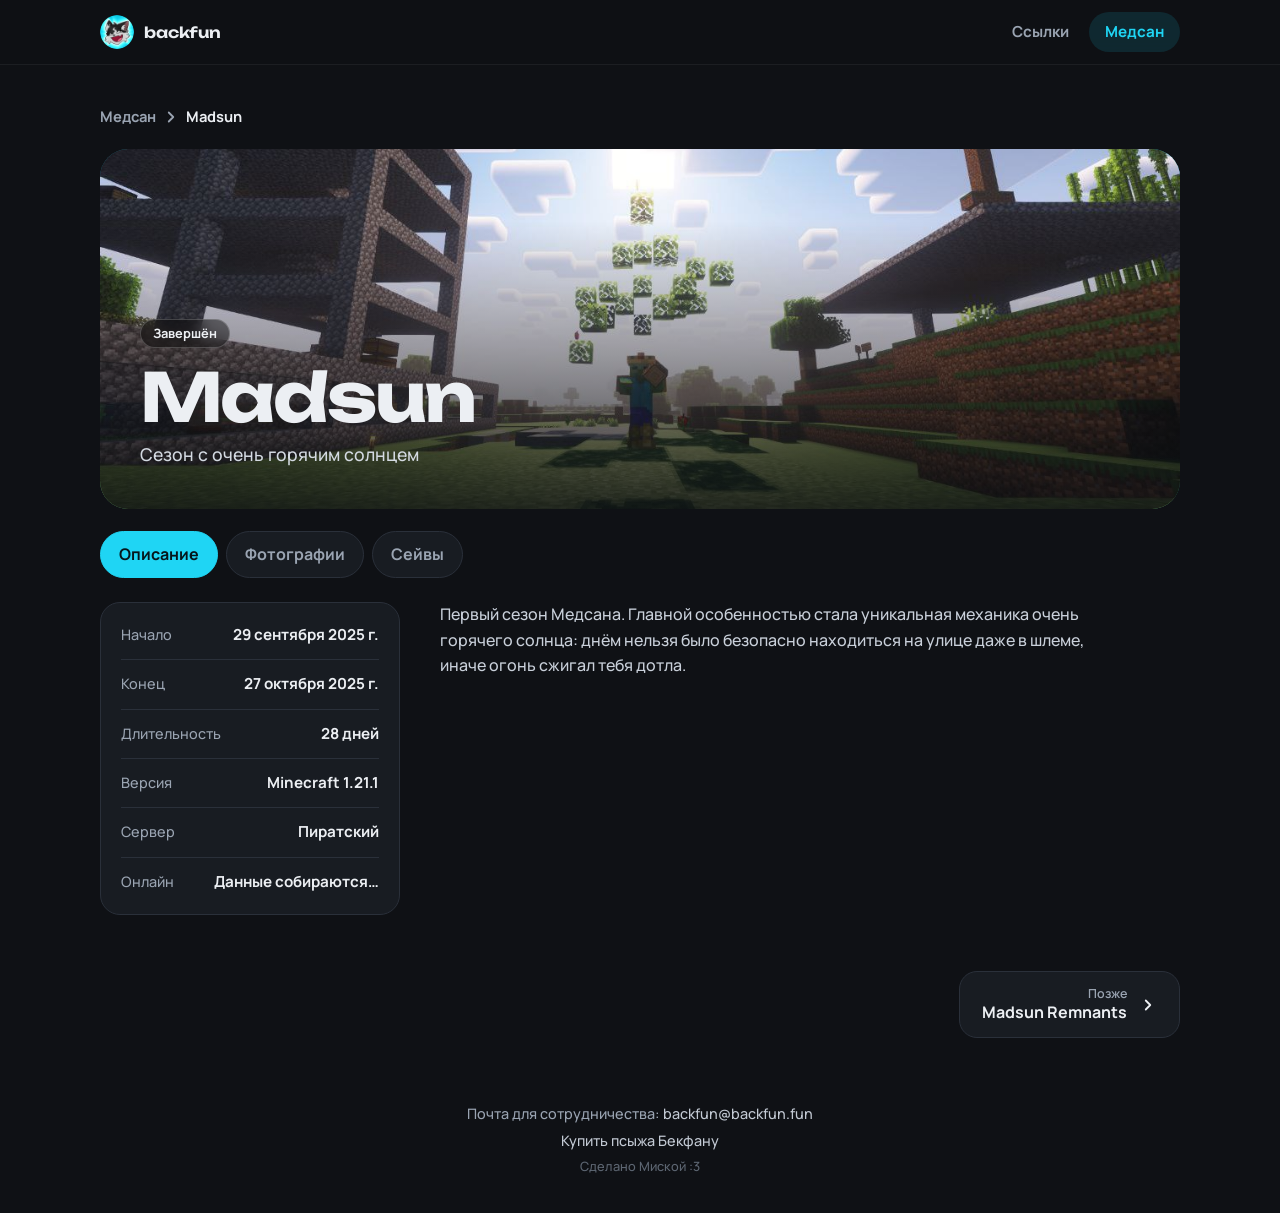
<file: madsun/1/index.html>
<!DOCTYPE html><html lang="ru"><head>
<meta charset="utf-8">
<meta name="viewport" content="width=device-width, initial-scale=1">
<title>Madsun — Медсан — backfun</title>
<meta name="description" content="Сезон 1 сервера Медсан: как прошёл, кто играл, фото и скачивание мира.">
<meta property="og:type" content="website">
<meta property="og:title" content="Madsun — Медсан — backfun">
<meta property="og:description" content="Сезон 1 сервера Медсан: как прошёл, кто играл, фото и скачивание мира.">
<meta property="og:image" content="https://backfun.fun/images/avatar.png">
<meta name="theme-color" content="#0f1115">
<link rel="icon" type="image/png" href="/images/avatar.png">
<link rel="preconnect" href="https://fonts.googleapis.com">
<link rel="preconnect" href="https://fonts.gstatic.com" crossorigin>
<link href="https://fonts.googleapis.com/css2?family=Manrope:wght@500;600;700&family=Unbounded:wght@500;600;700&display=swap" rel="stylesheet">
<link rel="stylesheet" href="/css/site.css?v=8">
</head>
<body data-page="madsun" data-season="1">
<header id="site-header"></header>
<main class="wrap page" id="season"></main>
<footer id="site-footer"></footer>
<script src="/js/data.js"></script>
<script src="/js/common.js"></script>
<script src="/js/season.js?v=8"></script>
</body></html>
</file>
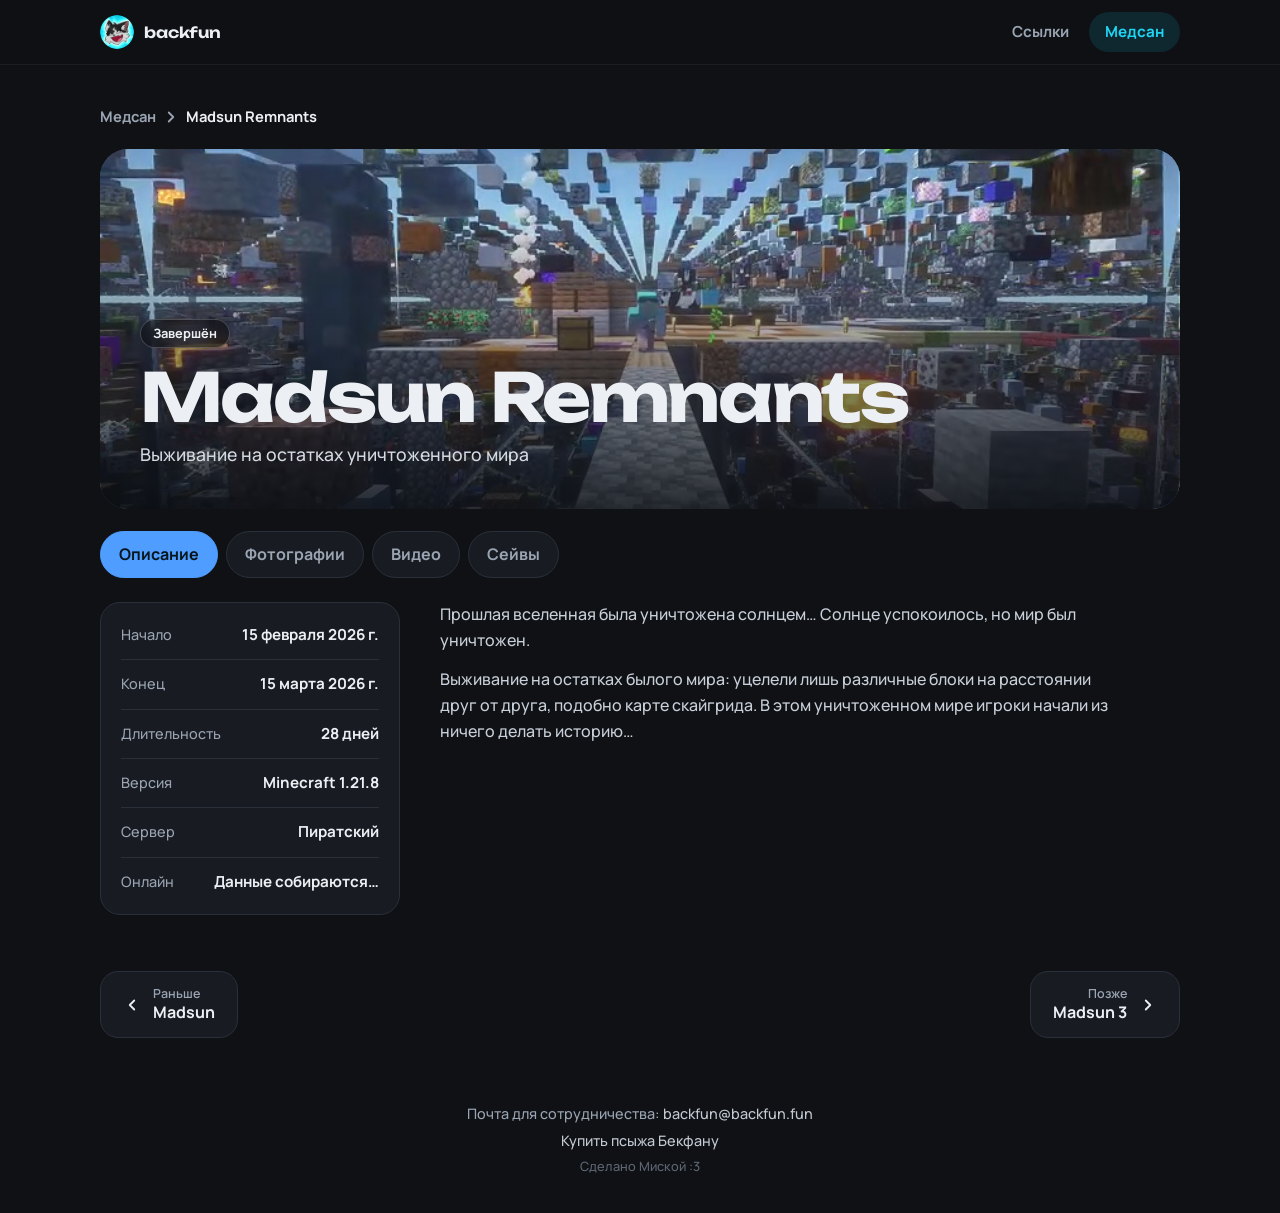
<file: madsun/2/index.html>
<!DOCTYPE html><html lang="ru"><head>
<meta charset="utf-8">
<meta name="viewport" content="width=device-width, initial-scale=1">
<title>Сезон 2 — Медсан — backfun</title>
<meta name="description" content="Сезон 2 сервера Медсан: как прошёл, кто играл, фото и скачивание мира.">
<meta property="og:type" content="website">
<meta property="og:title" content="Сезон 2 — Медсан — backfun">
<meta property="og:description" content="Сезон 2 сервера Медсан: как прошёл, кто играл, фото и скачивание мира.">
<meta property="og:image" content="https://backfun.fun/images/avatar.png">
<meta name="theme-color" content="#0f1115">
<link rel="icon" type="image/png" href="/images/avatar.png">
<link rel="preconnect" href="https://fonts.googleapis.com">
<link rel="preconnect" href="https://fonts.gstatic.com" crossorigin>
<link href="https://fonts.googleapis.com/css2?family=Manrope:wght@500;600;700&family=Unbounded:wght@500;600;700&display=swap" rel="stylesheet">
<link rel="stylesheet" href="/css/site.css?v=8">
</head>
<body data-page="madsun" data-season="2">
<header id="site-header"></header>
<main class="wrap page" id="season"></main>
<footer id="site-footer"></footer>
<script src="/js/data.js"></script>
<script src="/js/common.js"></script>
<script src="/js/season.js?v=8"></script>
</body></html>
</file>
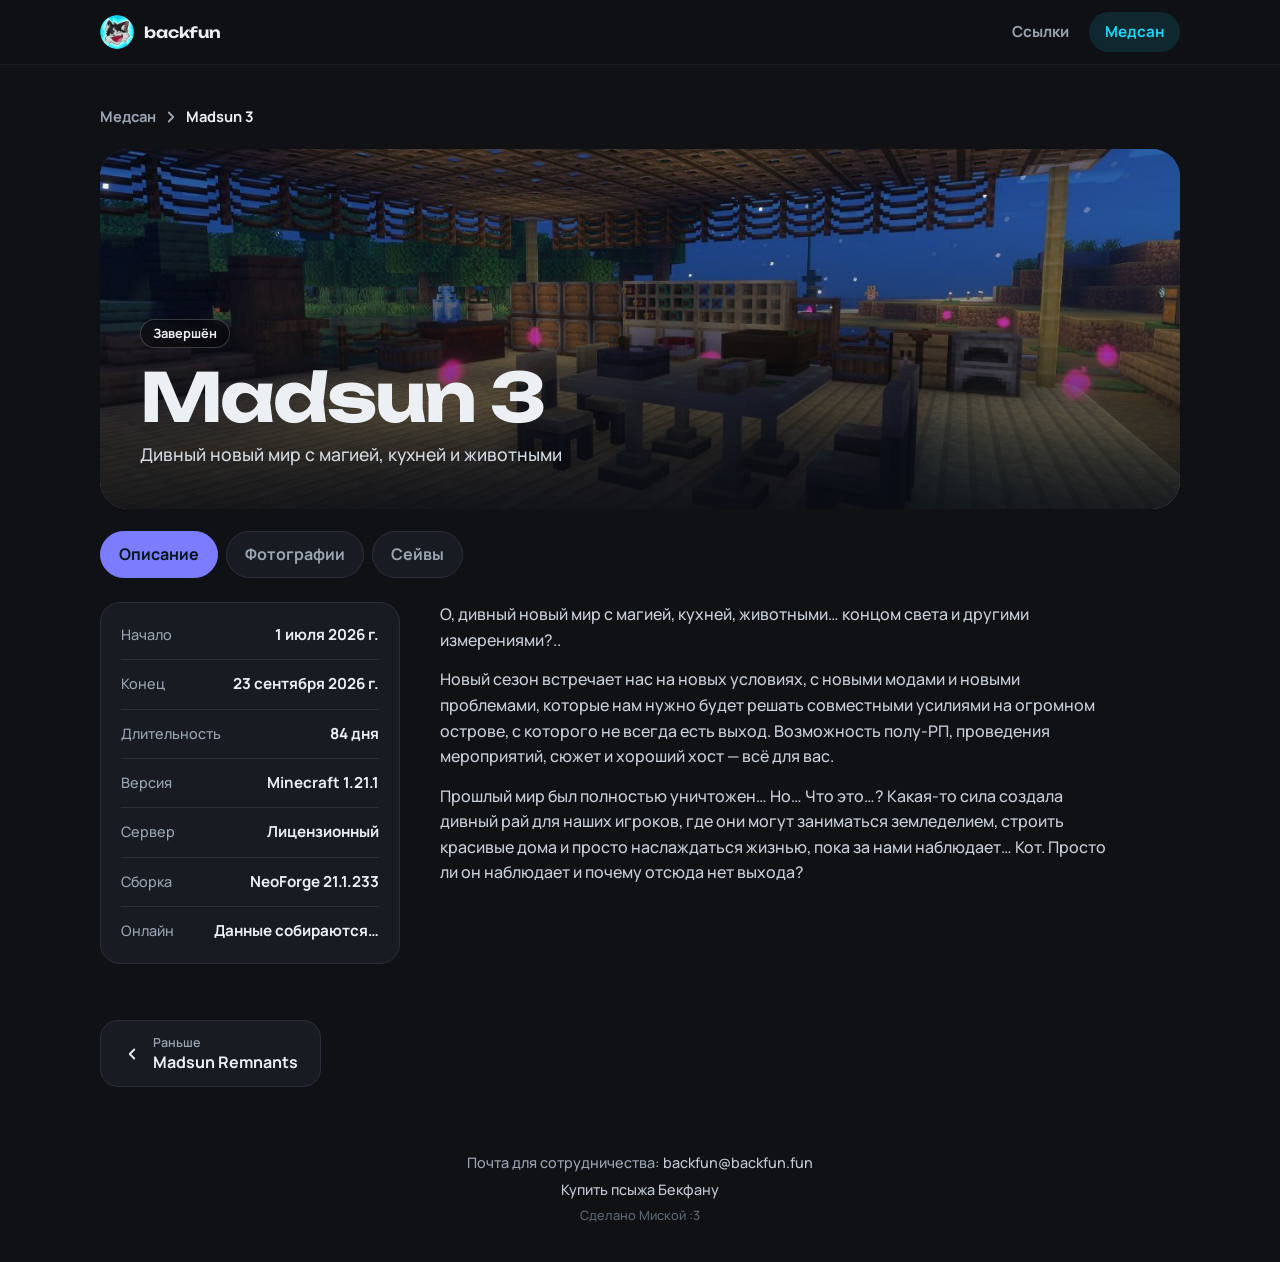
<file: madsun/3/index.html>
<!DOCTYPE html><html lang="ru"><head>
<meta charset="utf-8">
<meta name="viewport" content="width=device-width, initial-scale=1">
<title>Сезон 3 — Медсан — backfun</title>
<meta name="description" content="Сезон 3 сервера Медсан: как прошёл, кто играл, фото и скачивание мира.">
<meta property="og:type" content="website">
<meta property="og:title" content="Сезон 3 — Медсан — backfun">
<meta property="og:description" content="Сезон 3 сервера Медсан: как прошёл, кто играл, фото и скачивание мира.">
<meta property="og:image" content="https://backfun.fun/images/avatar.png">
<meta name="theme-color" content="#0f1115">
<link rel="icon" type="image/png" href="/images/avatar.png">
<link rel="preconnect" href="https://fonts.googleapis.com">
<link rel="preconnect" href="https://fonts.gstatic.com" crossorigin>
<link href="https://fonts.googleapis.com/css2?family=Manrope:wght@500;600;700&family=Unbounded:wght@500;600;700&display=swap" rel="stylesheet">
<link rel="stylesheet" href="/css/site.css?v=8">
</head>
<body data-page="madsun" data-season="3">
<header id="site-header"></header>
<main class="wrap page" id="season"></main>
<footer id="site-footer"></footer>
<script src="/js/data.js"></script>
<script src="/js/common.js"></script>
<script src="/js/season.js?v=8"></script>
</body></html>
</file>
<file: css/site.css>
/* ============ Основа ============ */
:root {
  --bg: #0f1115;
  --surface: #181c22;
  --surface-2: #1f242c;
  --line: #2a303a;
  --text: #eceff3;
  --muted: #9aa4b2;
  --cyan: #1fd5f4;
  --cyan-deep: #0c8fb2;
  --font-display: 'Unbounded', 'Manrope', system-ui, sans-serif;
  --font-body: 'Manrope', system-ui, -apple-system, 'Segoe UI', Roboto, sans-serif;
  --ease: cubic-bezier(.2, .8, .2, 1);
}

*, *::before, *::after { box-sizing: border-box; margin: 0; }
html { color-scheme: dark; scroll-behavior: smooth; }
body {
  min-height: 100vh;
  display: flex;
  flex-direction: column;
  background: var(--bg);
  color: var(--text);
  font: 500 16px/1.6 var(--font-body);
  -webkit-font-smoothing: antialiased;
}
main { flex: 1; }
img { display: block; max-width: 100%; }
a { color: inherit; text-decoration: none; }
ul, ol { padding: 0; list-style: none; }
button { font: inherit; color: inherit; cursor: pointer; }
:focus { outline: none; }
.kbd :focus-visible { outline: 2px solid var(--cyan); outline-offset: 3px; border-radius: 8px; }
html { -webkit-tap-highlight-color: transparent; }

.wrap { width: min(1080px, 100% - 40px); margin-inline: auto; }
.muted { color: var(--muted); }
.small { font-size: .85rem; }

/* единственная постановка при загрузке: элементы выезжают по очереди */
.enter { animation: enter .7s var(--ease) backwards; animation-delay: calc(var(--i, 0) * 90ms + 120ms); }
@keyframes enter { from { opacity: 0; transform: translateY(16px); } }

/* ============ Шапка и подвал ============ */
.topbar {
  position: sticky; top: 0; z-index: 20;
  background: rgba(15, 17, 21, .78);
  -webkit-backdrop-filter: blur(14px); backdrop-filter: blur(14px);
  border-bottom: 1px solid rgba(255, 255, 255, .06);
}
.topbar__in { display: flex; align-items: center; justify-content: space-between; height: 64px; }
.brand { display: flex; align-items: center; gap: 10px; font: 600 15px var(--font-display); letter-spacing: -.01em; }
.brand img { width: 34px; height: 34px; border-radius: 50%; }
.topbar nav { display: flex; gap: 4px; }
.topbar nav a {
  padding: 8px 16px; border-radius: 999px; color: var(--muted); font-weight: 700; font-size: .95rem;
  transition: color .2s, background .2s;
}
@media (hover: hover) and (pointer: fine) { .topbar nav a:hover { color: var(--text); background: var(--surface-2); } }
.topbar nav a[aria-current="page"] { color: var(--cyan); background: rgba(31, 213, 244, .12); }

.footer { padding: 56px 0 36px; text-align: center; color: var(--muted); font-size: .9rem; }
.footer p + p { margin-top: 4px; }
.footer a { color: #c3cad4; transition: color .2s; }
@media (hover: hover) and (pointer: fine) { .footer a:hover { color: var(--cyan); } }
.footer__made { color: #5d6672; font-size: .8rem; }

.sr-only { position: absolute; width: 1px; height: 1px; overflow: hidden; clip: rect(0 0 0 0); white-space: nowrap; }

/* ============ Карточки ============ */
.cards { display: grid; gap: 20px; padding: 32px 0 8px; }
.features { display: grid; gap: 20px; }
.grid { display: grid; gap: 20px; grid-template-columns: 1fr; }
@media (min-width: 700px) { .grid { grid-template-columns: 1fr 1fr; } }
@media (min-width: 860px) { .features { grid-template-columns: repeat(2, minmax(0, 1fr)); } }

.who { display: flex; align-items: center; gap: 14px; }
.who h2, .who h3 { font: 600 1.1rem/1.2 var(--font-display); letter-spacing: -.01em; }
.handle { color: var(--muted); font-size: .88rem; word-break: break-all; }
.desc { color: #c3cad4; }

.platform-mark {
  display: grid; place-items: center; flex: none; width: 48px; height: 48px;
  border-radius: 15px; background: color-mix(in srgb, var(--brand, #9146ff) 22%, #10161e);
  border: 1px solid color-mix(in srgb, var(--brand, #9146ff) 48%, transparent);
  box-shadow: 0 12px 26px -16px var(--brand, #9146ff);
}
.platform-mark img { width: 25px; height: 25px; object-fit: contain; }
.platform-mark--lg { width: 54px; height: 54px; background: rgba(255, 255, 255, .16); box-shadow: none; }
.platform-mark--lg img { width: 30px; height: 30px; }
.card__kicker { display: block; margin-bottom: 5px; font-size: .7rem; font-weight: 700; letter-spacing: .12em; text-transform: uppercase; color: #cdb9ff; }

.stats { display: flex; flex-wrap: wrap; gap: 8px 26px; }
.stats li { display: flex; flex-direction: column; line-height: 1.25; }
.stats b { font: 600 1.35rem/1.2 var(--font-display); letter-spacing: -.02em; }
.stats span { color: var(--muted); font-size: .82rem; }
.stats--row { margin-top: 28px; }

.pill, .btn {
  display: inline-flex; align-items: center; justify-content: center; gap: 8px;
  padding: 11px 20px; border-radius: 999px; font-weight: 700; font-size: .92rem; line-height: 1.2;
  border: 0; transition: transform .2s var(--ease), background .2s, box-shadow .2s;
}
.btn--light { background: #fff; color: #3d1b8f; align-self: flex-start; }
@media (hover: hover) and (pointer: fine) { .btn--light:hover { transform: scale(1.05); box-shadow: 0 10px 30px -8px rgba(0, 0, 0, .5); } }
.btn--cyan { background: var(--cyan); color: #04323d; }
@media (hover: hover) and (pointer: fine) { .btn--cyan:hover { transform: scale(1.03); box-shadow: 0 12px 30px -10px rgba(31, 213, 244, .7); } }
.btn--disabled { background: var(--surface-2); color: var(--muted); cursor: not-allowed; }
.btn--block { display: flex; width: 100%; padding: 14px 20px; }

/* --- Twitch (плеер появляется только во время стрима) --- */
.twitch {
  position: relative; display: flex; flex-direction: column; min-width: 0; overflow: hidden; border-radius: 28px;
  background: radial-gradient(85% 80% at 100% 0%, #6f3bd2 0%, transparent 72%), linear-gradient(145deg, #28134c, #39177b 68%, #2b1458);
  border: 1px solid rgba(183, 139, 255, .36);
  box-shadow: 0 26px 70px -44px rgba(145, 70, 255, .9);
  transition: transform .3s var(--ease), box-shadow .3s;
}
@media (hover: hover) and (pointer: fine) { .twitch:hover { transform: translateY(-3px); box-shadow: 0 32px 78px -42px rgba(145, 70, 255, .9); } }
@media (hover: hover) and (pointer: fine) { .twitch--live:hover { transform: none; } }
.twitch__media { position: relative; aspect-ratio: 16 / 9; background: #170a38; }
.twitch__media iframe { position: absolute; inset: 0; width: 100%; height: 100%; border: 0; }
.twitch__body, .madsun-card { min-height: 390px; }
.twitch__body { position: relative; display: flex; flex: 1; flex-direction: column; padding: 32px; }
.feature__top { display: flex; align-items: flex-start; justify-content: space-between; gap: 16px; }
.feature__top .card__kicker { margin-top: 5px; }
.twitch__main, .madsun-card__main { margin-block: auto; padding-block: 34px; }
.twitch h2, .madsun-card h2 { font: 700 clamp(2.8rem, 5vw, 4.2rem)/1 var(--font-display); letter-spacing: -.055em; }
.twitch .handle { margin-top: 12px; }
.twitch .desc, .madsun-card .desc { margin-top: 24px; max-width: 36ch; font-size: 1.02rem; line-height: 1.55; }
.feature__footer { display: flex; align-items: flex-end; justify-content: space-between; flex-wrap: wrap; gap: 20px; }
.feature__footer .stats { gap: 8px 22px; }
.feature__footer .stats b { font-size: 1.55rem; }
.feature__footer .btn, .feature__footer .pill { flex: none; }
.twitch .handle { color: #cdb9ff; }
.twitch .desc { color: #e6dcff; }
.twitch .stats span { color: #cdb9ff; }
.twitch .platform-mark--lg { width: 52px; height: 52px; border-radius: 17px; }
@media (min-width: 860px) {
  .features:has(.twitch--live) .twitch { grid-column: 1 / -1; display: grid; grid-template-columns: 1.35fr 1fr; }
  .features:has(.twitch--live) .madsun-card { grid-column: 1 / -1; min-height: 280px; }
  .twitch--live .twitch__media { aspect-ratio: auto; min-height: 390px; }
}

.chip {
  display: inline-flex; align-items: center; gap: 8px; align-self: flex-start;
  padding: 6px 12px; border-radius: 999px; font-size: .8rem; font-weight: 700; line-height: 1.2;
  background: rgba(15, 17, 21, .7); -webkit-backdrop-filter: blur(8px); backdrop-filter: blur(8px);
}
.chip--live { background: #e91916; color: #fff; }
.chip i { width: 8px; height: 8px; border-radius: 50%; background: #fff; animation: pulse 1.6s ease-in-out infinite; }
@keyframes pulse { 50% { opacity: .35; transform: scale(.8); } }

/* --- Соцсети --- */
.card {
  position: relative; display: flex; flex-direction: column; gap: 16px;
  min-height: 236px; padding: 24px; overflow: hidden;
  border-radius: 22px;
  background: linear-gradient(155deg, color-mix(in srgb, var(--brand) 28%, var(--surface)) 0%, var(--surface) 60%);
  border: 1px solid color-mix(in srgb, var(--brand) 32%, var(--line));
  transition: transform .3s var(--ease), box-shadow .3s, border-color .3s;
}
.card__index { position: absolute; top: 22px; right: 24px; color: var(--brand); font: 600 .85rem var(--font-display); opacity: .8; }
.card .who { padding-right: 44px; }
@media (hover: hover) and (pointer: fine) { .card:hover { transform: translateY(-3px); border-color: var(--brand); box-shadow: 0 18px 38px -26px color-mix(in srgb, var(--brand) 70%, transparent); } }
.card__foot { display: flex; align-items: flex-end; justify-content: space-between; gap: 16px; margin-top: auto; }
.card .pill { background: var(--brand); color: #fff; flex: none; }

/* --- Большая карточка Медсана --- */
.madsun-card {
  position: relative; display: flex; flex-direction: column; min-width: 0; padding: 32px; overflow: hidden;
  border-radius: 28px;
  background:
    radial-gradient(80% 90% at 100% 0%, rgba(31, 213, 244, .28), transparent 75%),
    linear-gradient(145deg, #0c303a, #10232d 62%, #142028);
  border: 1px solid rgba(31, 213, 244, .38);
  transition: transform .3s var(--ease), box-shadow .3s, border-color .3s;
}
@media (hover: hover) and (pointer: fine) { .madsun-card:hover { transform: translateY(-3px); border-color: var(--cyan); box-shadow: 0 22px 48px -32px rgba(31, 213, 244, .6); } }
.madsun-card .card__kicker { color: #8ce7f5; }
.madsun-card .desc { color: #c9e0e5; }
.madsun-card__sun { position: relative; flex: none; width: 52px; height: 52px; border: 1px solid rgba(31, 213, 244, .6); border-radius: 50%; box-shadow: inset 0 0 0 7px rgba(31, 213, 244, .08), 0 0 28px rgba(31, 213, 244, .18); }
.madsun-card__sun::after { content: ''; position: absolute; inset: 18px; border-radius: 50%; background: var(--cyan); box-shadow: 0 0 18px var(--cyan); }
.madsun-card .stats span { color: #9ec7cf; }
.pill--cyan { background: var(--cyan); color: #04323d; }

/* --- Обложка (градиент-заглушка + фото) --- */
.cover {
  position: relative; overflow: hidden; aspect-ratio: 16 / 10;
  background:
    radial-gradient(circle at 85% 15%, color-mix(in srgb, var(--a) 60%, transparent), transparent 60%),
    linear-gradient(135deg, color-mix(in srgb, var(--a) 45%, #0c1117), color-mix(in srgb, var(--a) 18%, #0c1117));
}
.cover__num {
  position: absolute; right: 14px; bottom: -14px; font: 700 7.5rem/1 var(--font-display);
  color: rgba(255, 255, 255, .16); letter-spacing: -.05em; user-select: none;
}
.cover img { position: absolute; inset: 0; width: 100%; height: 100%; object-fit: cover; }

/* ============ Внутренние страницы ============ */
.page { padding: 40px 0 8px; }
.lead { color: #c3cad4; font-size: 1.1rem; max-width: 56ch; }
.intro h1 { font: 700 clamp(2.4rem, 7vw, 4rem)/1.05 var(--font-display); letter-spacing: -.035em; margin-bottom: 16px; }
.seasons { display: grid; gap: 20px; margin-top: 44px; grid-template-columns: repeat(auto-fill, minmax(min(100%, 320px), 1fr)); }

.season-card {
  display: flex; flex-direction: column; overflow: hidden; border-radius: 22px;
  background: var(--surface); border: 1px solid var(--line);
  transition: transform .3s var(--ease), box-shadow .3s, border-color .3s;
}
@media (hover: hover) and (pointer: fine) { .season-card:hover { transform: translateY(-6px) scale(1.02); border-color: var(--a); box-shadow: 0 24px 50px -24px var(--a); } }
.season-card .cover { transition: transform .6s var(--ease); }
@media (hover: hover) and (pointer: fine) { .season-card:hover .cover { transform: scale(1.05); } }
.season-card .cover { aspect-ratio: 16 / 9; }
.season-card__body { position: relative; z-index: 1; display: flex; flex-direction: column; gap: 6px; padding: 20px 22px 24px; background: var(--surface); }
.season-card__top { display: flex; align-items: center; justify-content: space-between; gap: 12px; }
.season-card h2 { font: 600 1.3rem var(--font-display); letter-spacing: -.02em; }
.season-card__dates { color: var(--muted); font-size: .88rem; }
.season-card .stats { margin-top: 14px; }
.season-card .chip { position: static; background: var(--surface-2); flex: none; }
.season-card .chip--live { background: #e91916; }

/* страница сезона */
.crumbs { display: flex; align-items: center; gap: 6px; margin-bottom: 20px; color: var(--muted); font-weight: 700; font-size: .92rem; }
@media (hover: hover) and (pointer: fine) { .crumbs a:hover { color: var(--cyan); } }
.crumbs span { color: var(--text); }

.banner { position: relative; overflow: hidden; border-radius: 28px; min-height: 280px; display: flex; align-items: flex-end; background: var(--surface); }
.banner .cover { position: absolute; inset: 0; aspect-ratio: auto; }
.banner .cover__num { font-size: 16rem; right: 28px; bottom: -40px; }
.banner::after { content: ''; position: absolute; inset: 0; background: linear-gradient(180deg, transparent 20%, rgba(10, 13, 18, .85)); }
.banner__text { position: relative; z-index: 2; padding: 28px; }
.banner__text .chip { position: static; margin-bottom: 14px; background: rgba(0, 0, 0, .45); border: 1px solid rgba(255, 255, 255, .2); }
.banner__text .chip--live { background: #e91916; border-color: transparent; }
.banner h1 { font: 700 clamp(2.4rem, 7vw, 4.2rem)/1.05 var(--font-display); letter-spacing: -.035em; }
.banner p { color: #d4dae2; margin-top: 8px; font-size: 1.1rem; }
@media (min-width: 820px) { .banner { min-height: 360px; } .banner__text { padding: 40px; } }

.season-layout { display: grid; gap: 28px; margin-top: 24px; }
.season-layout .content { order: -1; }
@media (min-width: 900px) {
  .season-layout { grid-template-columns: 300px 1fr; align-items: start; gap: 40px; }
  .season-layout .content { order: 0; }
  .side { position: sticky; top: 88px; }
}
.side { display: flex; flex-direction: column; gap: 16px; }
.facts { border-radius: 20px; background: var(--surface); border: 1px solid var(--line); padding: 8px 20px; }
.facts div { display: flex; justify-content: space-between; gap: 12px; padding: 12px 0; }
.facts div + div { border-top: 1px solid var(--line); }
.facts dt { color: var(--muted); font-size: .9rem; }
.facts dd { margin: 0; font-weight: 700; text-align: right; font-size: .95rem; }
.download { display: flex; flex-direction: column; gap: 8px; text-align: center; }

.players { border-radius: 20px; background: var(--surface); border: 1px solid var(--line); overflow: hidden; }
.players summary {
  display: flex; align-items: center; gap: 10px; padding: 16px 20px; cursor: pointer; font-weight: 700; list-style: none;
  transition: background .2s;
}
.players summary::-webkit-details-marker { display: none; }
@media (hover: hover) and (pointer: fine) { .players summary:hover { background: var(--surface-2); } }
.players .count { margin-left: auto; padding: 2px 10px; border-radius: 999px; background: rgba(31, 213, 244, .14); color: var(--cyan); font-size: .85rem; }
.players__chev { transition: transform .25s var(--ease); color: var(--muted); }
.players[open] .players__chev { transform: rotate(180deg); }
.players ul { display: flex; flex-wrap: wrap; gap: 8px; padding: 4px 16px 18px; animation: enter .35s var(--ease); }
.players li a { display: inline-flex; align-items: center; gap: 8px; padding: 5px 12px 5px 6px; border-radius: 999px; background: var(--surface-2); font-size: .9rem; font-weight: 600; transition: background .2s, transform .2s var(--ease); }
@media (hover: hover) and (pointer: fine) { .players li a:hover { background: var(--a); color: #06161b; transform: scale(1.05); } }
.players li img { width: 26px; height: 26px; border-radius: 6px; image-rendering: pixelated; }

.content { display: flex; flex-direction: column; gap: 44px; min-width: 0; }
.content h2 { font: 600 1.5rem var(--font-display); letter-spacing: -.02em; margin-bottom: 16px; }
.content p { color: #c9d0da; max-width: 68ch; }
.content p + p { margin-top: 14px; }

.gallery { display: grid; gap: 12px; grid-template-columns: repeat(auto-fill, minmax(min(100%, 200px), 1fr)); }
.shot {
  position: relative; padding: 0; aspect-ratio: 16 / 10; overflow: hidden; border-radius: 16px; border: 1px solid var(--line);
  background: linear-gradient(135deg, color-mix(in srgb, var(--a) 30%, #11151b), #11151b);
  transition: transform .3s var(--ease), border-color .3s;
}
@media (hover: hover) and (pointer: fine) { .shot:hover { transform: scale(1.03); border-color: var(--a); } }
.shot img { position: absolute; inset: 0; width: 100%; height: 100%; object-fit: cover; }

.lightbox { width: min(920px, 94vw); max-height: 90vh; padding: 0; border: 1px solid var(--line); border-radius: 20px; background: var(--surface); color: var(--text); overflow: hidden; }
.lightbox::backdrop { background: rgba(6, 8, 11, .82); -webkit-backdrop-filter: blur(4px); backdrop-filter: blur(4px); }
.lightbox img { width: 100%; max-height: 74vh; object-fit: contain; background: #000; }
.lightbox__bar { display: flex; align-items: center; justify-content: space-between; padding: 10px 14px; color: var(--muted); font-weight: 700; }
.lightbox__bar button { display: grid; place-items: center; width: 40px; height: 40px; border: 0; border-radius: 50%; background: var(--surface-2); }
@media (hover: hover) and (pointer: fine) { .lightbox__bar button:hover { background: var(--line); } }
.lightbox__close { position: absolute; right: 12px; top: 12px; width: 38px; height: 38px; border: 0; border-radius: 50%; background: rgba(15, 17, 21, .8); font-size: 1.5rem; line-height: 1; }

.pager { display: flex; justify-content: space-between; gap: 16px; margin-top: 56px; }
.pager a {
  display: flex; align-items: center; gap: 12px; padding: 14px 22px; border-radius: 18px;
  background: var(--surface); border: 1px solid var(--line); font-weight: 700;
  transition: transform .25s var(--ease), border-color .25s;
}
@media (hover: hover) and (pointer: fine) { .pager a:hover { transform: scale(1.03); border-color: var(--cyan); } }
.pager small { display: block; color: var(--muted); font-weight: 600; font-size: .78rem; }
.pager__copy { min-width: 0; line-height: 1.3; }
.pager__copy strong { display: block; font-weight: 700; }
.pager__icon { display: grid; flex: none; place-items: center; }
.pager__next { margin-left: auto; justify-content: flex-end; text-align: right; }


/* --- Вкладки сезона --- */
.tabs { display: flex; flex-wrap: wrap; gap: 8px; margin-top: 22px; }
.tab {
  flex: none; min-height: 44px; padding: 10px 18px; border-radius: 999px; border: 1px solid var(--line);
  background: var(--surface); color: var(--muted); font-weight: 700;
  transition: color .2s, border-color .2s, background .25s;
}
@media (hover: hover) and (pointer: fine) { .tab:hover { color: var(--text); border-color: var(--a); } }
.tab[aria-selected="true"] { background: var(--a); border-color: var(--a); color: #06161b; }
@media (max-width: 520px) {
  .tab { padding-inline: 12px; font-size: .9rem; }
  .tabs:has(> .tab:nth-child(4)) { display: grid; grid-template-columns: repeat(2, minmax(0, 1fr)); }
  .tabs:has(> .tab:nth-child(4)) .tab { width: 100%; }
}
.panel { animation: season-panel-in .42s var(--ease) both; }
@keyframes season-panel-in { from { opacity: 0; transform: translateY(10px); } }
.panel[hidden] { display: none; }
.empty { color: var(--muted); }

/* --- Скачивание --- */
.dl {
  display: flex; flex-wrap: wrap; align-items: center; justify-content: space-between; gap: 16px;
  padding: 20px 22px; border-radius: 20px; background: var(--surface); border: 1px solid var(--line);
}
.dl + .dl { margin-top: 12px; }
.dl h3 { font: 600 1.05rem var(--font-display); letter-spacing: -.01em; }
.dl p { color: var(--muted); font-size: .9rem; margin-top: 2px; }
.btn--accent { background: var(--a); color: #06161b; }
@media (hover: hover) and (pointer: fine) { .btn--accent:hover { transform: scale(1.05); box-shadow: 0 12px 30px -10px var(--a); } }

/* --- Видео финала (файл) --- */
.video { position: relative; aspect-ratio: 16 / 9; overflow: hidden; border-radius: 20px; background: #000; }
.video video { position: absolute; inset: 0; width: 100%; height: 100%; background: #000; }
.video iframe { position: absolute; inset: 0; width: 100%; height: 100%; border: 0; }
.video__link { margin-top: 12px; }
.video__link a { color: var(--cyan); font-weight: 700; }

/* --- «Однажды...» --- */
.season-card--tg { border-style: dashed; border-color: rgba(41, 168, 232, .55); }
.season-card--tg { grid-column: 1 / -1; }
.season-card--tg .cover { aspect-ratio: 16 / 9; }
.season-card--tg .season-card__body { justify-content: center; }
@media (min-width: 720px) {
  .season-card--tg { flex-direction: row; }
  .season-card--tg .cover { flex: 0 0 38%; aspect-ratio: auto; min-height: 220px; }
  .season-card--tg .season-card__body { padding: 28px 32px; }
  .season-card--tg .muted { max-width: 46ch; }
}
.cover__tg {
  position: absolute; left: 50%; top: 50%; width: 68px; height: 68px; margin: -34px 0 0 -34px;
  display: grid; place-items: center; border-radius: 50%; background: #29a8e8; box-shadow: 0 12px 30px -8px rgba(41, 168, 232, .7);
}
.cover .cover__tg img { position: static; width: 32px; height: 32px; object-fit: contain; }
.pill--tg { background: #29a8e8; color: #fff; align-self: flex-start; margin-top: 14px; }
@media (hover: hover) and (pointer: fine) { .season-card--tg:hover .pill--tg { transform: scale(1.06); } }

/* ============ Сенсорные экраны: эффект только пока палец нажат ============ */
@media (hover: none) {
  .card:active, .madsun-card:active, .season-card:active, .twitch:active { transform: scale(.98); }
  .btn:active, .pill:active, .tab:active, .pager a:active, .shot:active { transform: scale(.96); }
}

/* ============ Мобильная версия ============ */
@media (max-width: 520px) {
  .twitch__body, .card, .madsun-card { padding: 22px; }
  .card__foot { flex-wrap: wrap; }
  .banner .cover__num { font-size: 11rem; }
  .pager { flex-direction: column; gap: 10px; margin-top: 40px; }
  .pager a { width: 100%; min-height: 68px; padding: 12px 18px; }
  .pager__next { margin-left: 0; }
}

/* ============ Без анимаций, если так настроено в системе ============ */
@media (prefers-reduced-motion: reduce) {
  *, *::before, *::after { animation: none !important; transition: none !important; scroll-behavior: auto !important; }
}
</file>
